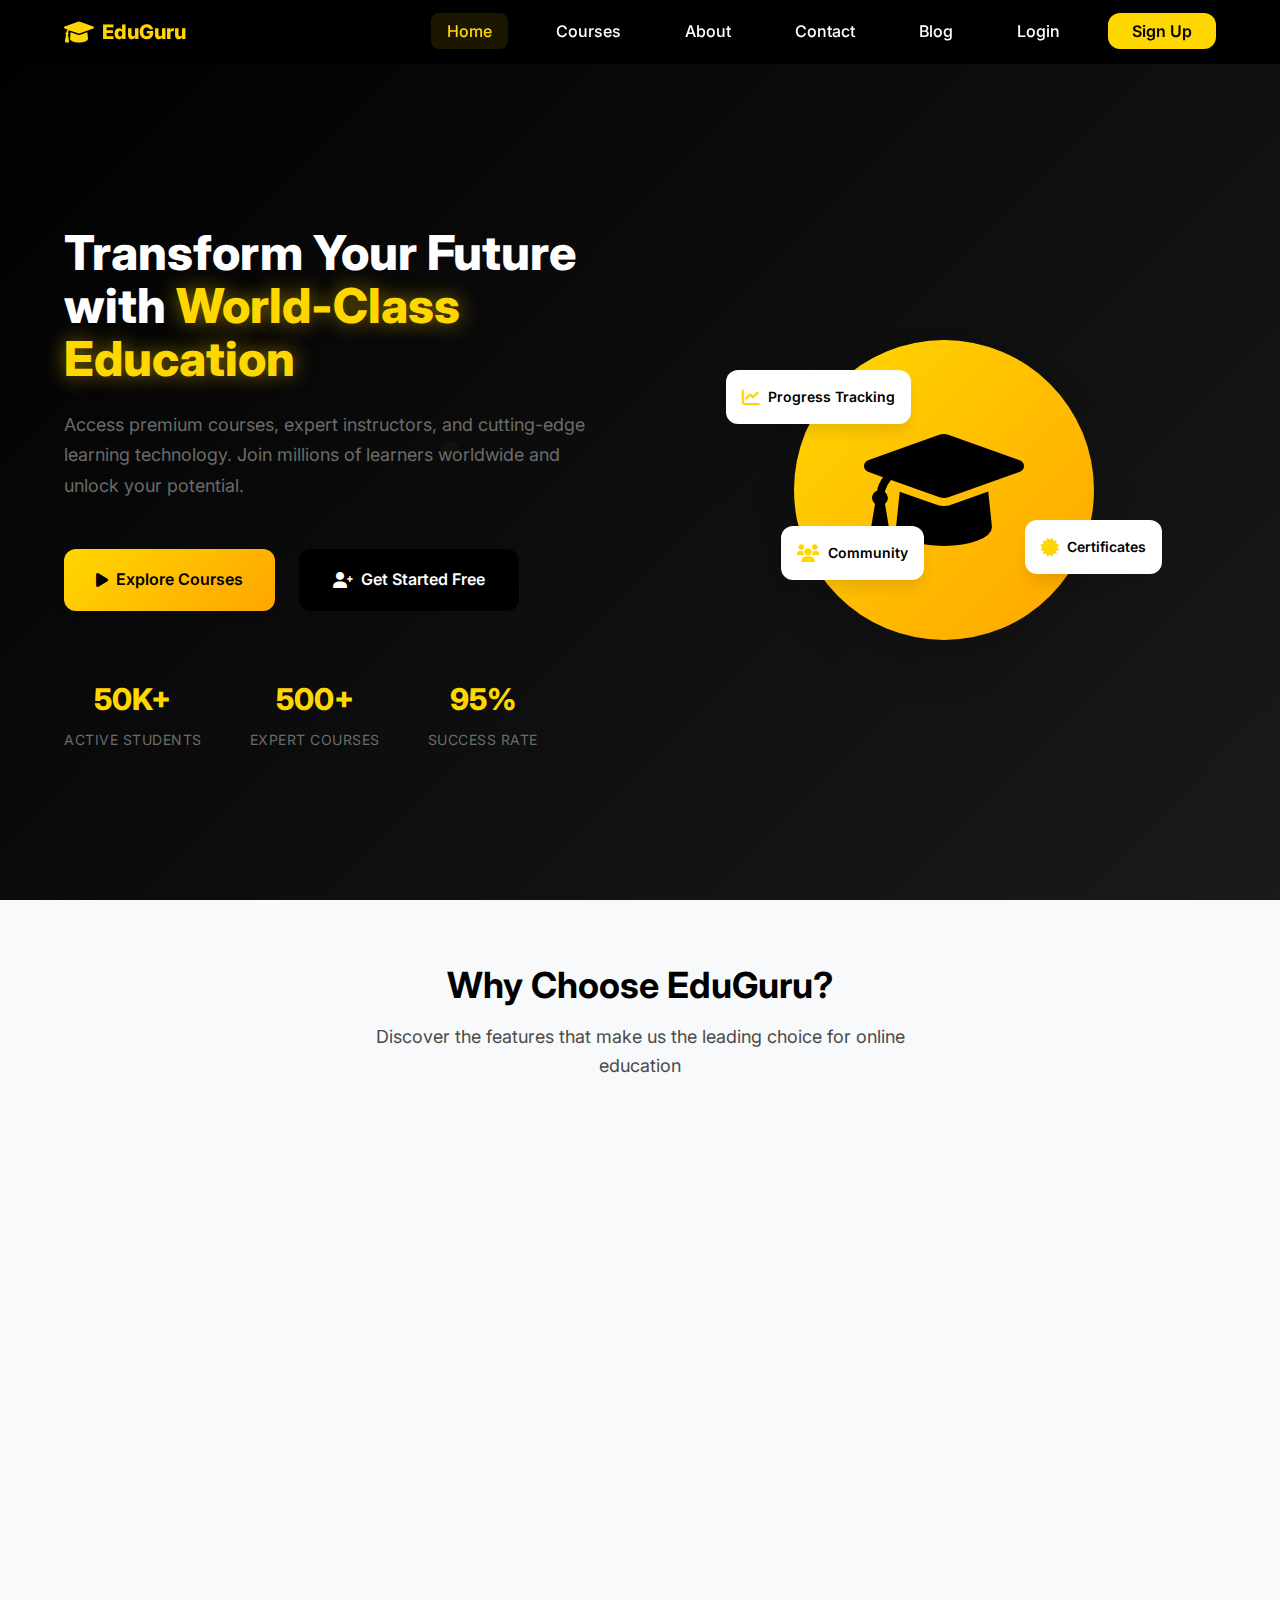
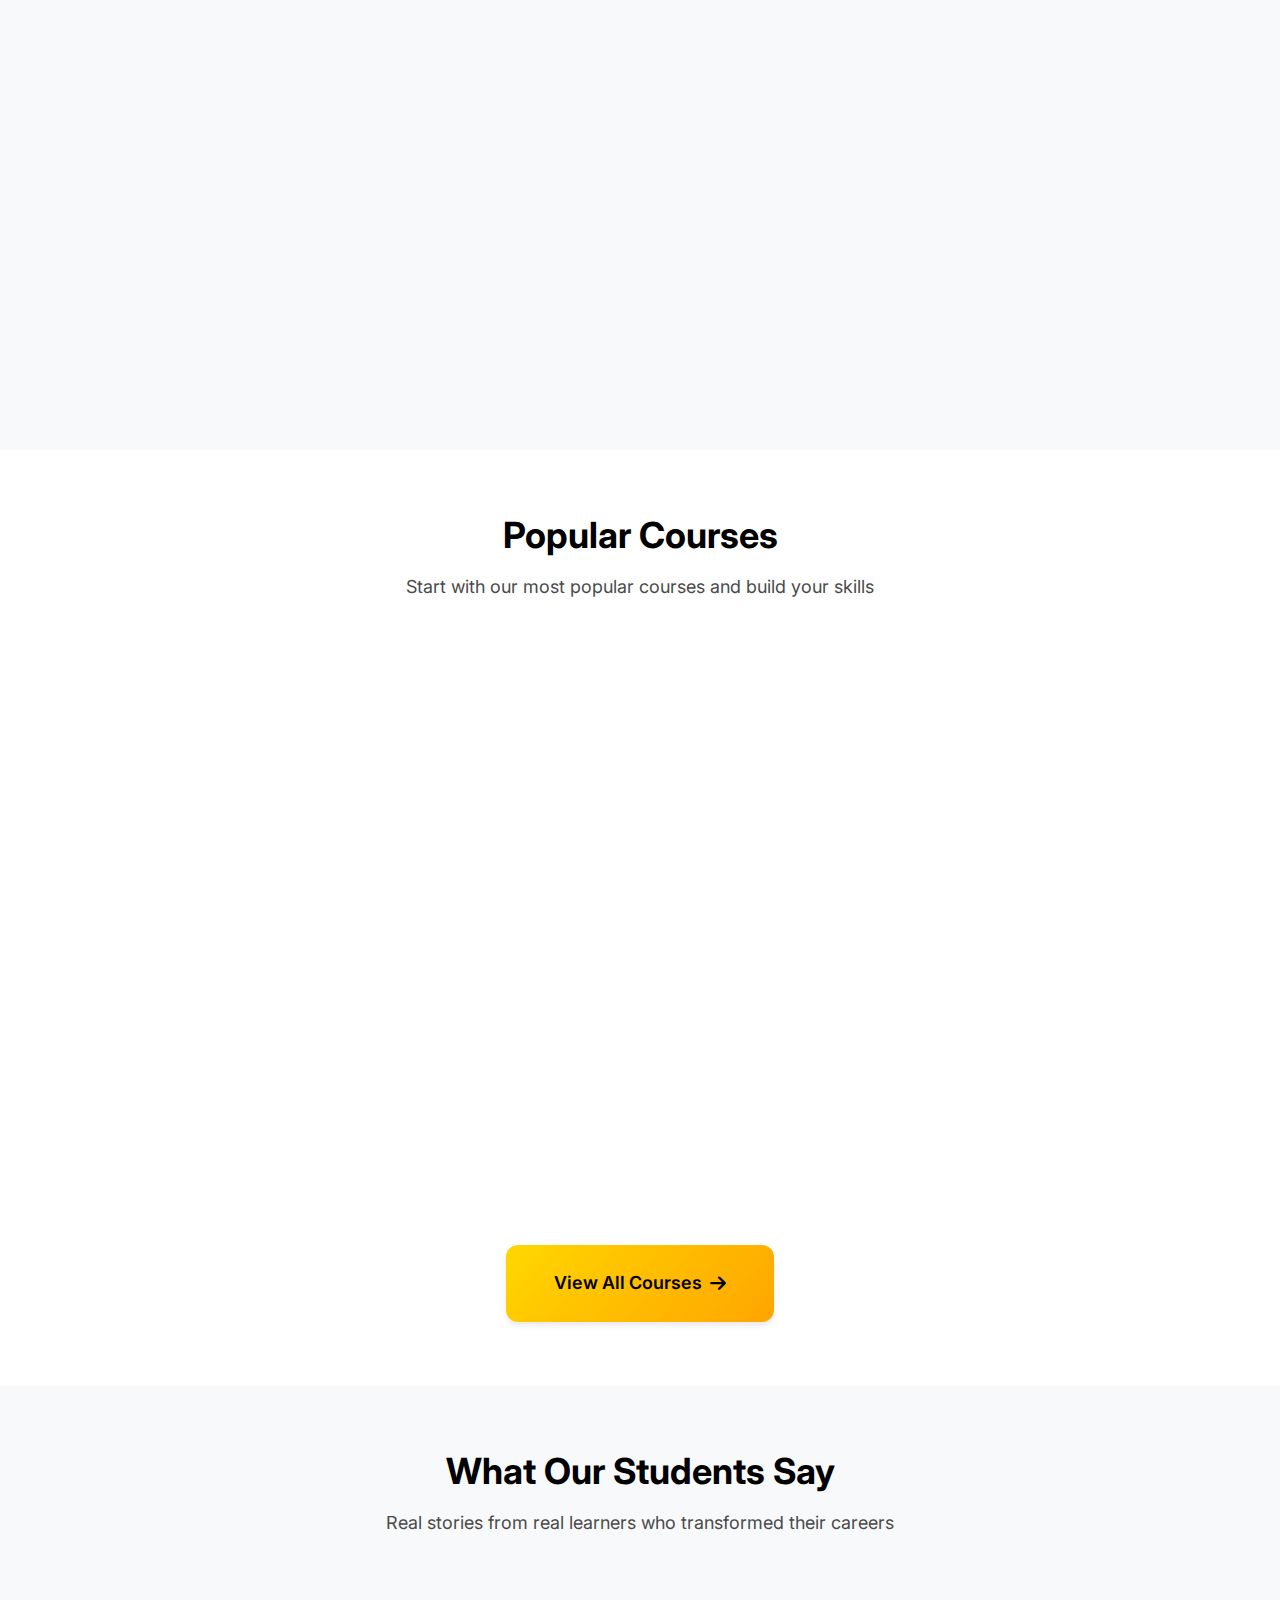
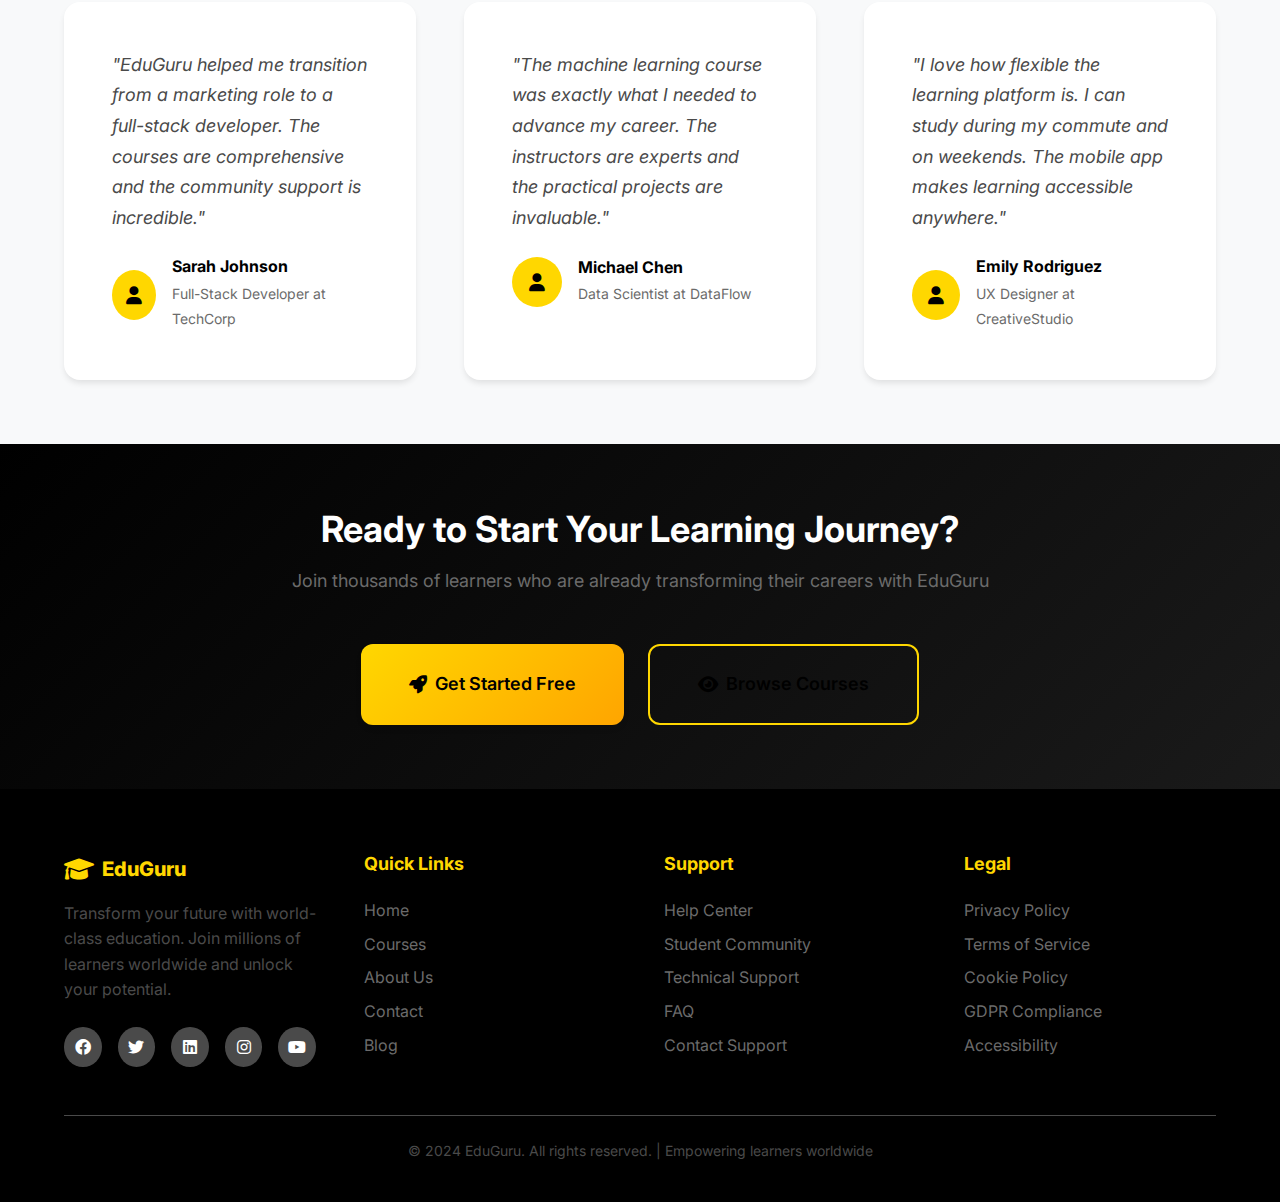
<file: edugh/index.html>
<!DOCTYPE html>
<html lang="en">
<head>
    <meta charset="UTF-8">
    <meta name="viewport" content="width=device-width, initial-scale=1.0">
    <title>EduGuru - Transform Your Learning Journey</title>
    <link rel="stylesheet" href="styles.css">
    <link href="https://cdnjs.cloudflare.com/ajax/libs/font-awesome/6.0.0/css/all.min.css" rel="stylesheet">
    <link href="https://fonts.googleapis.com/css2?family=Inter:wght@300;400;500;600;700;800&display=swap" rel="stylesheet">
</head>
<body>
    <!-- Navigation -->
    <nav class="navbar">
        <div class="nav-container">
            <div class="nav-logo">
                <a href="index.html">
                    <i class="fas fa-graduation-cap"></i>
                    <span>EduGuru</span>
                </a>
            </div>
            <ul class="nav-menu">
                <li class="nav-item">
                    <a href="index.html" class="nav-link active">Home</a>
                </li>
                <li class="nav-item">
                    <a href="courses.html" class="nav-link">Courses</a>
                </li>
                <li class="nav-item">
                    <a href="about.html" class="nav-link">About</a>
                </li>
                <li class="nav-item">
                    <a href="contact.html" class="nav-link">Contact</a>
                </li>
                <li class="nav-item">
                    <a href="blog.html" class="nav-link">Blog</a>
                </li>
                <li class="nav-item">
                    <a href="login.html" class="nav-link">Login</a>
                </li>
                <li class="nav-item">
                    <a href="signup.html" class="nav-link signup-btn">Sign Up</a>
                </li>
            </ul>
            <div class="nav-toggle">
                <span class="bar"></span>
                <span class="bar"></span>
                <span class="bar"></span>
            </div>
        </div>
    </nav>

    <!-- Hero Section -->
    <section class="hero">
        <div class="hero-container">
            <div class="hero-content">
                <h1 class="hero-title">
                    Transform Your Future with
                    <span class="highlight">World-Class Education</span>
                </h1>
                <p class="hero-description">
                    Access premium courses, expert instructors, and cutting-edge learning technology. 
                    Join millions of learners worldwide and unlock your potential.
                </p>
                <div class="hero-buttons">
                    <a href="courses.html" class="btn btn-primary">
                        <i class="fas fa-play"></i>
                        Explore Courses
                    </a>
                    <a href="signup.html" class="btn btn-secondary">
                        <i class="fas fa-user-plus"></i>
                        Get Started Free
                    </a>
                </div>
                <div class="hero-stats">
                    <div class="stat-item">
                        <span class="stat-number">50K+</span>
                        <span class="stat-label">Active Students</span>
                    </div>
                    <div class="stat-item">
                        <span class="stat-number">500+</span>
                        <span class="stat-label">Expert Courses</span>
                    </div>
                    <div class="stat-item">
                        <span class="stat-number">95%</span>
                        <span class="stat-label">Success Rate</span>
                    </div>
                </div>
            </div>
            <div class="hero-visual">
                <div class="hero-image">
                    <i class="fas fa-graduation-cap"></i>
                </div>
                <div class="floating-card card-1">
                    <i class="fas fa-chart-line"></i>
                    <span>Progress Tracking</span>
                </div>
                <div class="floating-card card-2">
                    <i class="fas fa-certificate"></i>
                    <span>Certificates</span>
                </div>
                <div class="floating-card card-3">
                    <i class="fas fa-users"></i>
                    <span>Community</span>
                </div>
            </div>
        </div>
    </section>

    <!-- Features Section -->
    <section class="features" id="features">
        <div class="container">
            <div class="section-header">
                <h2>Why Choose EduGuru?</h2>
                <p>Discover the features that make us the leading choice for online education</p>
            </div>
            <div class="features-grid">
                <div class="feature-card">
                    <div class="feature-icon">
                        <i class="fas fa-laptop-code"></i>
                    </div>
                    <h3>Interactive Learning</h3>
                    <p>Engage with hands-on projects, real-world scenarios, and interactive exercises that make learning fun and effective.</p>
                </div>
                <div class="feature-card">
                    <div class="feature-icon">
                        <i class="fas fa-clock"></i>
                    </div>
                    <h3>Learn at Your Pace</h3>
                    <p>Access courses 24/7 and learn at your own speed. Pause, rewind, and review content whenever you need.</p>
                </div>
                <div class="feature-card">
                    <div class="feature-icon">
                        <i class="fas fa-certificate"></i>
                    </div>
                    <h3>Certified Courses</h3>
                    <p>Earn industry-recognized certificates upon completion. Boost your resume and career prospects.</p>
                </div>
                <div class="feature-card">
                    <div class="feature-icon">
                        <i class="fas fa-users"></i>
                    </div>
                    <h3>Expert Instructors</h3>
                    <p>Learn from industry professionals and experienced educators who are passionate about sharing knowledge.</p>
                </div>
                <div class="feature-card">
                    <div class="feature-icon">
                        <i class="fas fa-mobile-alt"></i>
                    </div>
                    <h3>Mobile Learning</h3>
                    <p>Access your courses on any device. Learn on the go with our mobile-optimized platform.</p>
                </div>
                <div class="feature-card">
                    <div class="feature-icon">
                        <i class="fas fa-headset"></i>
                    </div>
                    <h3>24/7 Support</h3>
                    <p>Get help whenever you need it with our round-the-clock customer support and community forums.</p>
                </div>
            </div>
        </div>
    </section>

    <!-- Popular Courses Section -->
    <section class="courses-preview" id="courses">
        <div class="container">
            <div class="section-header">
                <h2>Popular Courses</h2>
                <p>Start with our most popular courses and build your skills</p>
            </div>
            <div class="courses-grid">
                <div class="course-card">
                    <div class="course-image">
                        <div class="course-overlay">
                            <span class="course-level">Beginner</span>
                            <span class="course-rating">
                                <i class="fas fa-star"></i>
                                4.8
                            </span>
                        </div>
                        <i class="fas fa-code"></i>
                    </div>
                    <div class="course-content">
                        <h3>Web Development Fundamentals</h3>
                        <p>Master HTML, CSS, and JavaScript to build modern websites from scratch.</p>
                        <div class="course-meta">
                            <span><i class="fas fa-clock"></i> 12 weeks</span>
                            <span><i class="fas fa-users"></i> 2.5K students</span>
                        </div>
                        <div class="course-footer">
                            <span class="course-price">$99</span>
                            <a href="courses.html" class="btn btn-outline">Learn More</a>
                        </div>
                    </div>
                </div>
                <div class="course-card">
                    <div class="course-image">
                        <div class="course-overlay">
                            <span class="course-level">Intermediate</span>
                            <span class="course-rating">
                                <i class="fas fa-star"></i>
                                4.9
                            </span>
                        </div>
                        <i class="fas fa-robot"></i>
                    </div>
                    <div class="course-content">
                        <h3>Machine Learning Basics</h3>
                        <p>Introduction to AI and machine learning concepts with Python implementation.</p>
                        <div class="course-meta">
                            <span><i class="fas fa-clock"></i> 16 weeks</span>
                            <span><i class="fas fa-users"></i> 1.8K students</span>
                        </div>
                        <div class="course-footer">
                            <span class="course-price">$149</span>
                            <a href="courses.html" class="btn btn-outline">Learn More</a>
                        </div>
                    </div>
                </div>
                <div class="course-card">
                    <div class="course-image">
                        <div class="course-overlay">
                            <span class="course-level">Advanced</span>
                            <span class="course-rating">
                                <i class="fas fa-star"></i>
                                4.7
                            </span>
                        </div>
                        <i class="fas fa-palette"></i>
                    </div>
                    <div class="course-content">
                        <h3>UI/UX Design Mastery</h3>
                        <p>Create stunning user interfaces and exceptional user experiences with modern design tools.</p>
                        <div class="course-meta">
                            <span><i class="fas fa-clock"></i> 14 weeks</span>
                            <span><i class="fas fa-users"></i> 1.2K students</span>
                        </div>
                        <div class="course-footer">
                            <span class="course-price">$129</span>
                            <a href="courses.html" class="btn btn-outline">Learn More</a>
                        </div>
                    </div>
                </div>
            </div>
            <div class="courses-cta">
                <a href="courses.html" class="btn btn-primary btn-large">
                    View All Courses
                    <i class="fas fa-arrow-right"></i>
                </a>
            </div>
        </div>
    </section>

    <!-- Testimonials Section -->
    <section class="testimonials">
        <div class="container">
            <div class="section-header">
                <h2>What Our Students Say</h2>
                <p>Real stories from real learners who transformed their careers</p>
            </div>
            <div class="testimonials-grid">
                <div class="testimonial-card">
                    <div class="testimonial-content">
                        <p>"EduGuru helped me transition from a marketing role to a full-stack developer. The courses are comprehensive and the community support is incredible."</p>
                    </div>
                    <div class="testimonial-author">
                        <div class="author-avatar">
                            <i class="fas fa-user"></i>
                        </div>
                        <div class="author-info">
                            <h4>Sarah Johnson</h4>
                            <span>Full-Stack Developer at TechCorp</span>
                        </div>
                    </div>
                </div>
                <div class="testimonial-card">
                    <div class="testimonial-content">
                        <p>"The machine learning course was exactly what I needed to advance my career. The instructors are experts and the practical projects are invaluable."</p>
                    </div>
                    <div class="testimonial-author">
                        <div class="author-avatar">
                            <i class="fas fa-user"></i>
                        </div>
                        <div class="author-info">
                            <h4>Michael Chen</h4>
                            <span>Data Scientist at DataFlow</span>
                        </div>
                    </div>
                </div>
                <div class="testimonial-card">
                    <div class="testimonial-content">
                        <p>"I love how flexible the learning platform is. I can study during my commute and on weekends. The mobile app makes learning accessible anywhere."</p>
                    </div>
                    <div class="testimonial-author">
                        <div class="author-avatar">
                            <i class="fas fa-user"></i>
                        </div>
                        <div class="author-info">
                            <h4>Emily Rodriguez</h4>
                            <span>UX Designer at CreativeStudio</span>
                        </div>
                    </div>
                </div>
            </div>
        </div>
    </section>

    <!-- CTA Section -->
    <section class="cta-section">
        <div class="container">
            <div class="cta-content">
                <h2>Ready to Start Your Learning Journey?</h2>
                <p>Join thousands of learners who are already transforming their careers with EduGuru</p>
                <div class="cta-buttons">
                    <a href="signup.html" class="btn btn-primary btn-large">
                        <i class="fas fa-rocket"></i>
                        Get Started Free
                    </a>
                    <a href="courses.html" class="btn btn-outline btn-large">
                        <i class="fas fa-eye"></i>
                        Browse Courses
                    </a>
                </div>
            </div>
        </div>
    </section>

    <!-- Footer -->
    <footer class="footer">
        <div class="container">
            <div class="footer-content">
                <div class="footer-section">
                    <div class="footer-logo">
                        <i class="fas fa-graduation-cap"></i>
                        <span>EduGuru</span>
                    </div>
                    <p>Transform your future with world-class education. Join millions of learners worldwide and unlock your potential.</p>
                    <div class="social-links">
                        <a href="#"><i class="fab fa-facebook"></i></a>
                        <a href="#"><i class="fab fa-twitter"></i></a>
                        <a href="#"><i class="fab fa-linkedin"></i></a>
                        <a href="#"><i class="fab fa-instagram"></i></a>
                        <a href="#"><i class="fab fa-youtube"></i></a>
                    </div>
                </div>
                <div class="footer-section">
                    <h3>Quick Links</h3>
                    <ul>
                        <li><a href="index.html">Home</a></li>
                        <li><a href="courses.html">Courses</a></li>
                        <li><a href="about.html">About Us</a></li>
                        <li><a href="contact.html">Contact</a></li>
                        <li><a href="blog.html">Blog</a></li>
                    </ul>
                </div>
                <div class="footer-section">
                    <h3>Support</h3>
                    <ul>
                        <li><a href="#">Help Center</a></li>
                        <li><a href="#">Student Community</a></li>
                        <li><a href="#">Technical Support</a></li>
                        <li><a href="#">FAQ</a></li>
                        <li><a href="#">Contact Support</a></li>
                    </ul>
                </div>
                <div class="footer-section">
                    <h3>Legal</h3>
                    <ul>
                        <li><a href="#">Privacy Policy</a></li>
                        <li><a href="#">Terms of Service</a></li>
                        <li><a href="#">Cookie Policy</a></li>
                        <li><a href="#">GDPR Compliance</a></li>
                        <li><a href="#">Accessibility</a></li>
                    </ul>
                </div>
            </div>
            <div class="footer-bottom">
                <p>&copy; 2024 EduGuru. All rights reserved. | Empowering learners worldwide</p>
            </div>
        </div>
    </footer>

    <script src="script.js"></script>
</body>
</html>
</file>
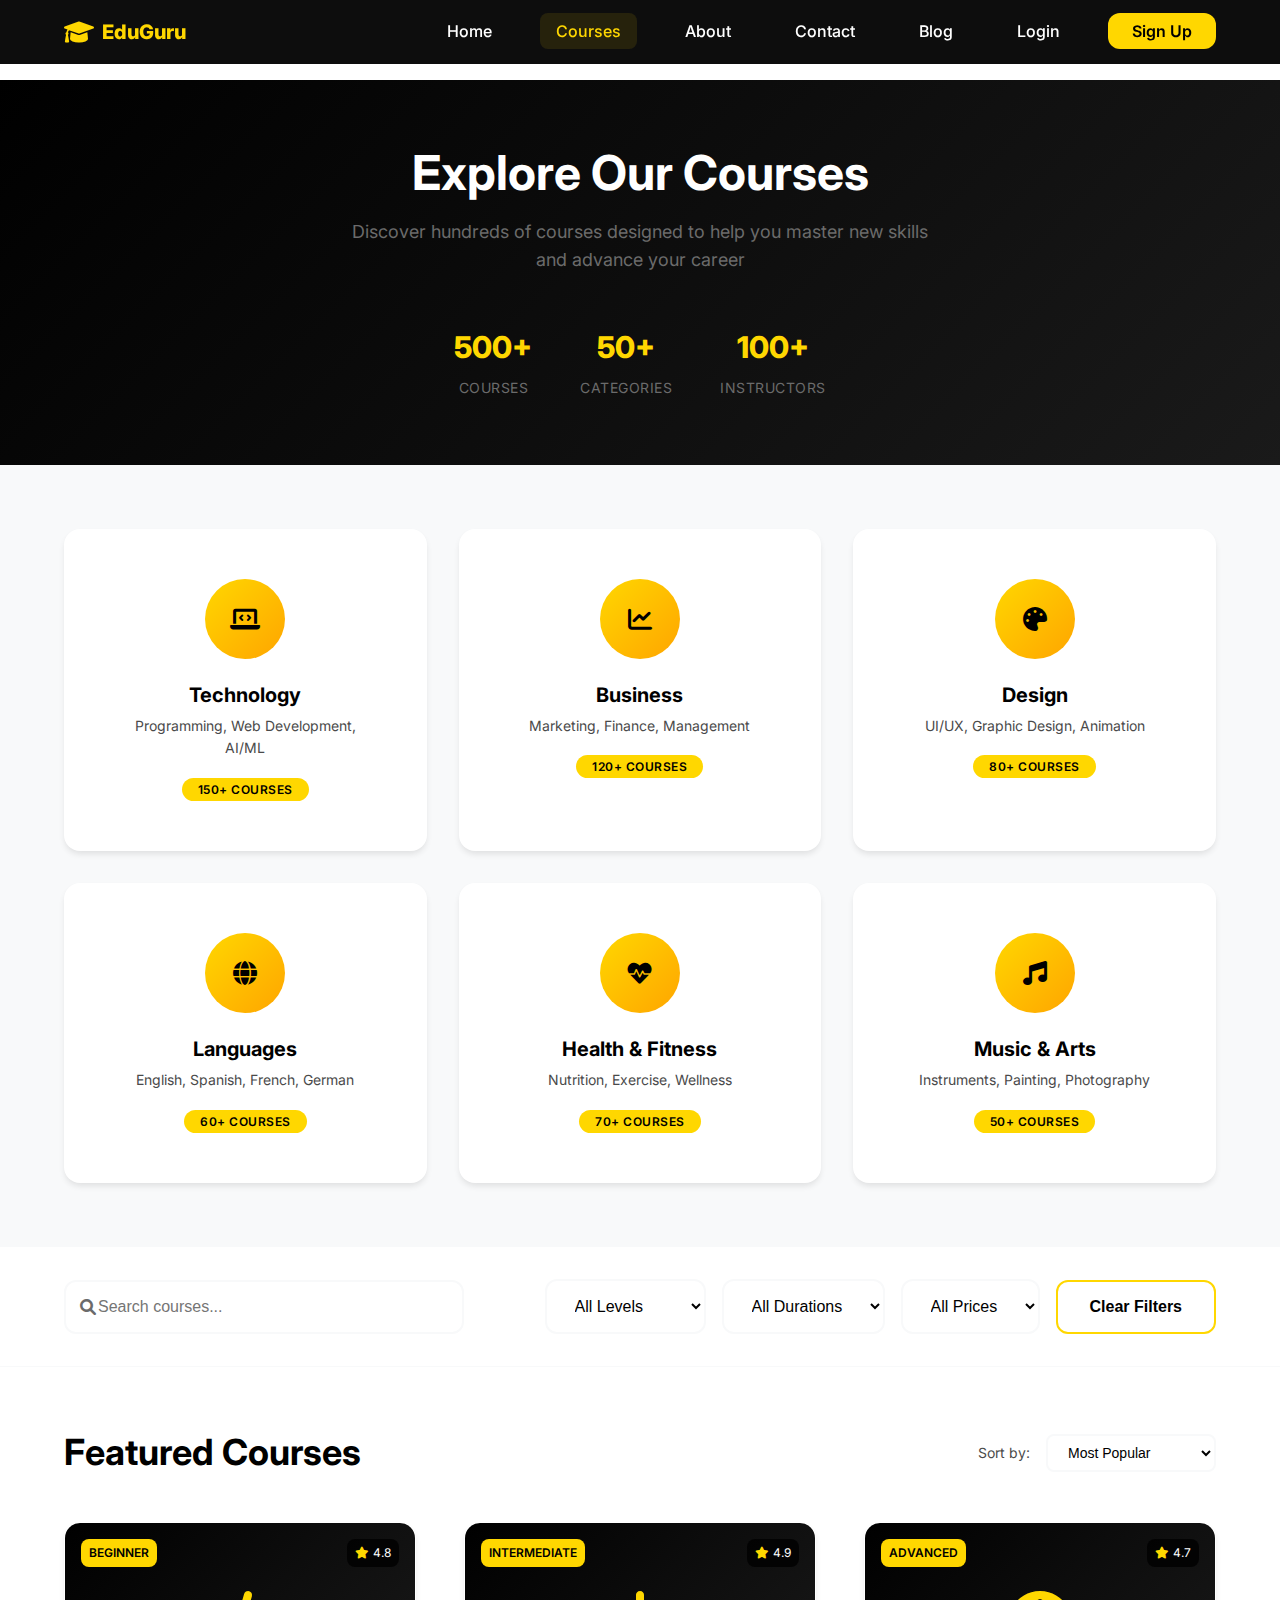
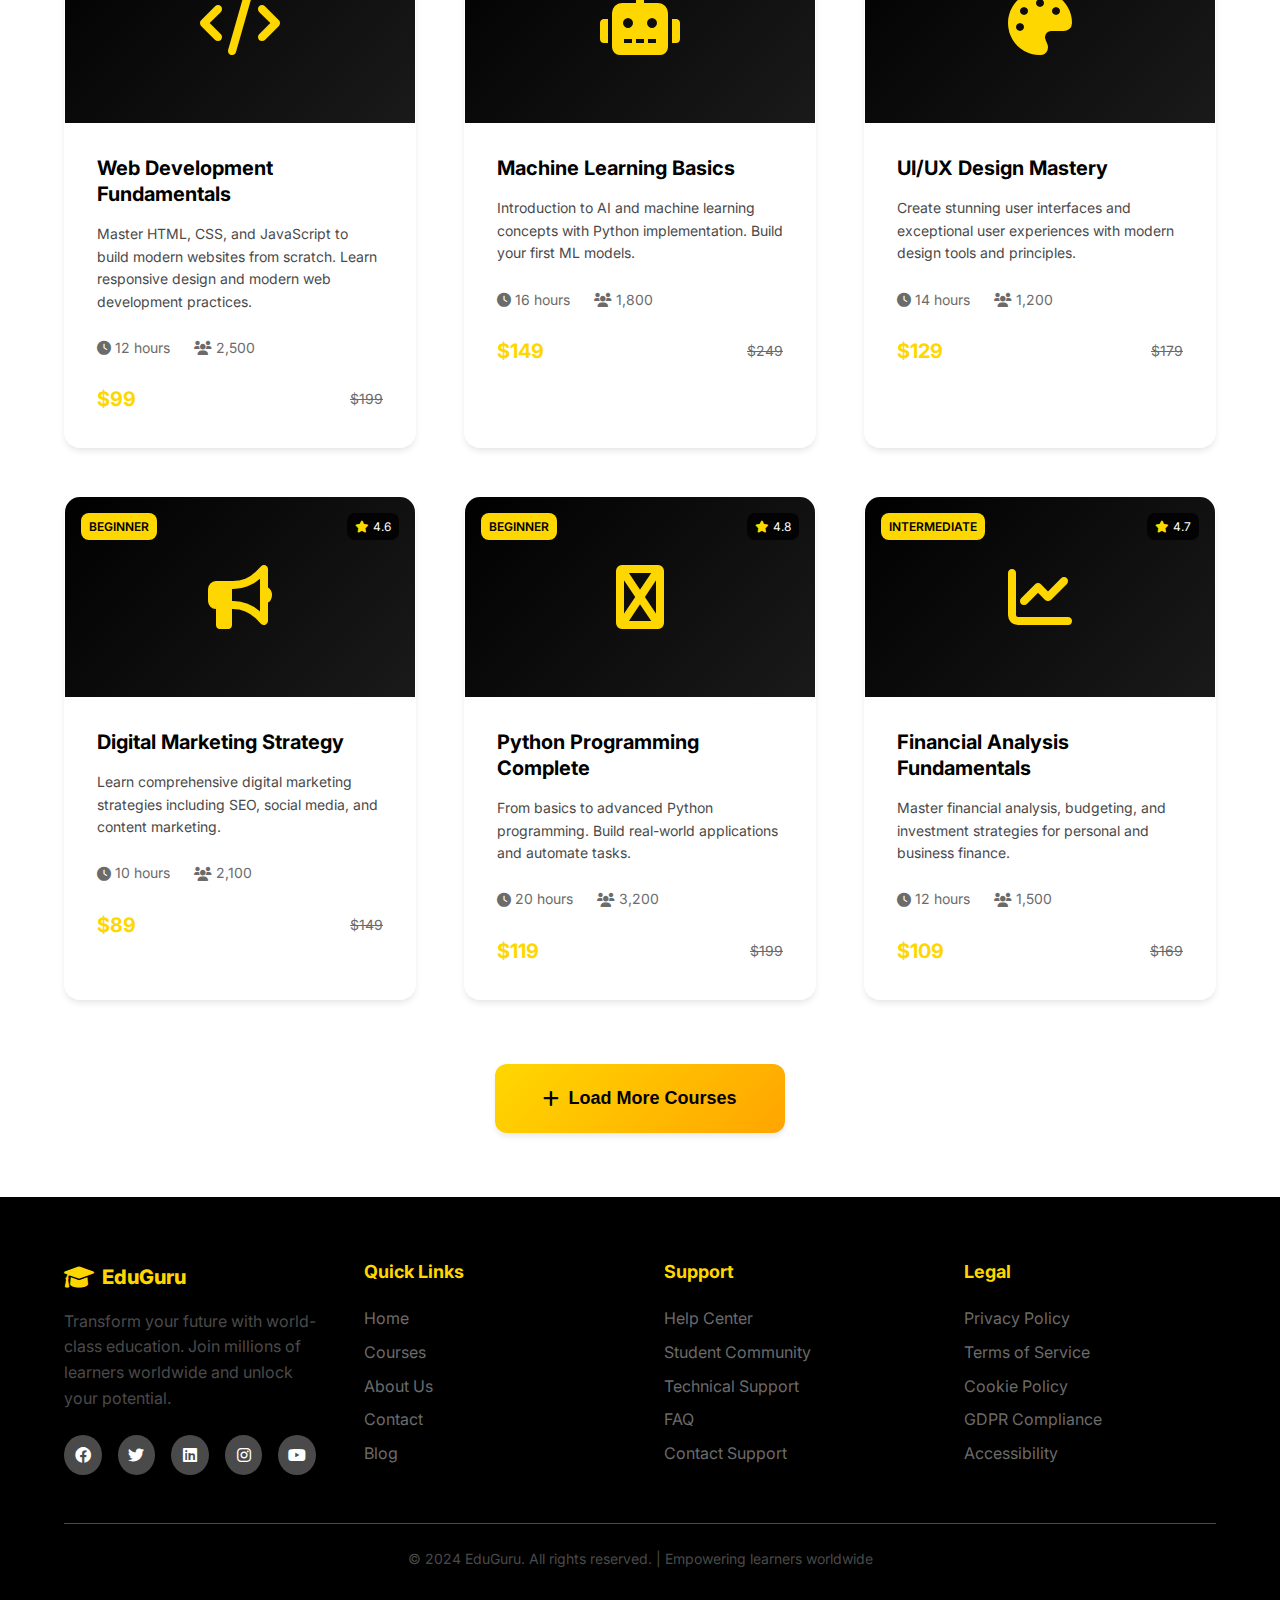
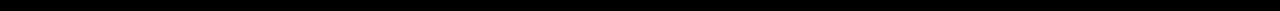
<file: edugh/courses.html>
<!DOCTYPE html>
<html lang="en">
<head>
    <meta charset="UTF-8">
    <meta name="viewport" content="width=device-width, initial-scale=1.0">
    <title>Courses - EduGuru</title>
    <link rel="stylesheet" href="styles.css">
    <link rel="stylesheet" href="courses.css">
    <link href="https://cdnjs.cloudflare.com/ajax/libs/font-awesome/6.0.0/css/all.min.css" rel="stylesheet">
    <link href="https://fonts.googleapis.com/css2?family=Inter:wght@300;400;500;600;700;800&display=swap" rel="stylesheet">
</head>
<body>
    <!-- Navigation -->
    <nav class="navbar">
        <div class="nav-container">
            <div class="nav-logo">
                <a href="index.html">
                    <i class="fas fa-graduation-cap"></i>
                    <span>EduGuru</span>
                </a>
            </div>
            <ul class="nav-menu">
                <li class="nav-item">
                    <a href="index.html" class="nav-link">Home</a>
                </li>
                <li class="nav-item">
                    <a href="courses.html" class="nav-link active">Courses</a>
                </li>
                <li class="nav-item">
                    <a href="about.html" class="nav-link">About</a>
                </li>
                <li class="nav-item">
                    <a href="contact.html" class="nav-link">Contact</a>
                </li>
                <li class="nav-item">
                    <a href="blog.html" class="nav-link">Blog</a>
                </li>
                <li class="nav-item">
                    <a href="login.html" class="nav-link">Login</a>
                </li>
                <li class="nav-item">
                    <a href="signup.html" class="nav-link signup-btn">Sign Up</a>
                </li>
            </ul>
            <div class="nav-toggle">
                <span class="bar"></span>
                <span class="bar"></span>
                <span class="bar"></span>
            </div>
        </div>
    </nav>

    <!-- Page Header -->
    <section class="page-header">
        <div class="container">
            <h1>Explore Our Courses</h1>
            <p>Discover hundreds of courses designed to help you master new skills and advance your career</p>
            <div class="header-stats">
                <div class="stat-item">
                    <span class="stat-number">500+</span>
                    <span class="stat-label">Courses</span>
                </div>
                <div class="stat-item">
                    <span class="stat-number">50+</span>
                    <span class="stat-label">Categories</span>
                </div>
                <div class="stat-item">
                    <span class="stat-number">100+</span>
                    <span class="stat-label">Instructors</span>
                </div>
            </div>
        </div>
    </section>

    <!-- Course Categories -->
    <section class="course-categories">
        <div class="container">
            <div class="categories-grid">
                <div class="category-card" data-category="technology">
                    <div class="category-icon">
                        <i class="fas fa-laptop-code"></i>
                    </div>
                    <h3>Technology</h3>
                    <p>Programming, Web Development, AI/ML</p>
                    <span class="course-count">150+ Courses</span>
                </div>
                <div class="category-card" data-category="business">
                    <div class="category-icon">
                        <i class="fas fa-chart-line"></i>
                    </div>
                    <h3>Business</h3>
                    <p>Marketing, Finance, Management</p>
                    <span class="course-count">120+ Courses</span>
                </div>
                <div class="category-card" data-category="design">
                    <div class="category-icon">
                        <i class="fas fa-palette"></i>
                    </div>
                    <h3>Design</h3>
                    <p>UI/UX, Graphic Design, Animation</p>
                    <span class="course-count">80+ Courses</span>
                </div>
                <div class="category-card" data-category="languages">
                    <div class="category-icon">
                        <i class="fas fa-globe"></i>
                    </div>
                    <h3>Languages</h3>
                    <p>English, Spanish, French, German</p>
                    <span class="course-count">60+ Courses</span>
                </div>
                <div class="category-card" data-category="health">
                    <div class="category-icon">
                        <i class="fas fa-heartbeat"></i>
                    </div>
                    <h3>Health & Fitness</h3>
                    <p>Nutrition, Exercise, Wellness</p>
                    <span class="course-count">70+ Courses</span>
                </div>
                <div class="category-card" data-category="music">
                    <div class="category-icon">
                        <i class="fas fa-music"></i>
                    </div>
                    <h3>Music & Arts</h3>
                    <p>Instruments, Painting, Photography</p>
                    <span class="course-count">50+ Courses</span>
                </div>
            </div>
        </div>
    </section>

    <!-- Course Filters -->
    <section class="course-filters">
        <div class="container">
            <div class="filters-container">
                <div class="search-box">
                    <input type="text" id="courseSearch" placeholder="Search courses...">
                    <i class="fas fa-search"></i>
                </div>
                <div class="filter-options">
                    <select id="levelFilter">
                        <option value="">All Levels</option>
                        <option value="beginner">Beginner</option>
                        <option value="intermediate">Intermediate</option>
                        <option value="advanced">Advanced</option>
                    </select>
                    <select id="durationFilter">
                        <option value="">All Durations</option>
                        <option value="0-5">0-5 hours</option>
                        <option value="5-10">5-10 hours</option>
                        <option value="10-20">10-20 hours</option>
                        <option value="20+">20+ hours</option>
                    </select>
                    <select id="priceFilter">
                        <option value="">All Prices</option>
                        <option value="free">Free</option>
                        <option value="paid">Paid</option>
                    </select>
                    <button class="btn btn-outline" id="clearFilters">Clear Filters</button>
                </div>
            </div>
        </div>
    </section>

    <!-- Course Listings -->
    <section class="course-listings">
        <div class="container">
            <div class="listings-header">
                <h2>Featured Courses</h2>
                <div class="sort-options">
                    <span>Sort by:</span>
                    <select id="sortCourses">
                        <option value="popular">Most Popular</option>
                        <option value="newest">Newest</option>
                        <option value="rating">Highest Rated</option>
                        <option value="price-low">Price: Low to High</option>
                        <option value="price-high">Price: High to Low</option>
                    </select>
                </div>
            </div>
            
            <div class="courses-grid" id="coursesGrid">
                <!-- Course cards will be dynamically generated -->
            </div>
            
            <div class="load-more">
                <button class="btn btn-primary btn-large" id="loadMoreBtn">
                    <i class="fas fa-plus"></i>
                    Load More Courses
                </button>
            </div>
        </div>
    </section>

    <!-- Course Preview Modal -->
    <div id="courseModal" class="modal">
        <div class="modal-content">
            <div class="modal-header">
                <h2 id="modalCourseTitle">Course Title</h2>
                <button class="close-btn" onclick="closeCourseModal()">&times;</button>
            </div>
            <div class="modal-body">
                <div class="course-preview-content">
                    <div class="course-video">
                        <div class="video-placeholder">
                            <i class="fas fa-play"></i>
                            <span>Course Preview</span>
                        </div>
                    </div>
                    <div class="course-details">
                        <div class="course-meta">
                            <span class="course-level">Beginner</span>
                            <span class="course-duration"><i class="fas fa-clock"></i> 12 hours</span>
                            <span class="course-students"><i class="fas fa-users"></i> 2.5K students</span>
                        </div>
                        <div class="course-description">
                            <p id="modalCourseDescription">Course description will appear here...</p>
                        </div>
                        <div class="course-curriculum">
                            <h4>What you'll learn:</h4>
                            <ul id="modalCourseCurriculum">
                                <li>Skill 1</li>
                                <li>Skill 2</li>
                                <li>Skill 3</li>
                            </ul>
                        </div>
                        <div class="course-instructor">
                            <h4>Instructor</h4>
                            <div class="instructor-info">
                                <div class="instructor-avatar">
                                    <i class="fas fa-user"></i>
                                </div>
                                <div class="instructor-details">
                                    <h5 id="modalInstructorName">Instructor Name</h5>
                                    <span id="modalInstructorTitle">Instructor Title</span>
                                </div>
                            </div>
                        </div>
                    </div>
                </div>
            </div>
            <div class="modal-footer">
                <div class="course-pricing">
                    <span class="course-price" id="modalCoursePrice">$99</span>
                    <span class="original-price" id="modalOriginalPrice">$199</span>
                </div>
                <div class="modal-actions">
                    <button class="btn btn-secondary" onclick="closeCourseModal()">Close</button>
                    <button class="btn btn-primary" onclick="enrollCourse()">
                        <i class="fas fa-graduation-cap"></i>
                        Enroll Now
                    </button>
                </div>
            </div>
        </div>
    </div>

    <!-- Footer -->
    <footer class="footer">
        <div class="container">
            <div class="footer-content">
                <div class="footer-section">
                    <div class="footer-logo">
                        <i class="fas fa-graduation-cap"></i>
                        <span>EduGuru</span>
                    </div>
                    <p>Transform your future with world-class education. Join millions of learners worldwide and unlock your potential.</p>
                    <div class="social-links">
                        <a href="#"><i class="fab fa-facebook"></i></a>
                        <a href="#"><i class="fab fa-twitter"></i></a>
                        <a href="#"><i class="fab fa-linkedin"></i></a>
                        <a href="#"><i class="fab fa-instagram"></i></a>
                        <a href="#"><i class="fab fa-youtube"></i></a>
                    </div>
                </div>
                <div class="footer-section">
                    <h3>Quick Links</h3>
                    <ul>
                        <li><a href="index.html">Home</a></li>
                        <li><a href="courses.html">Courses</a></li>
                        <li><a href="about.html">About Us</a></li>
                        <li><a href="contact.html">Contact</a></li>
                        <li><a href="blog.html">Blog</a></li>
                    </ul>
                </div>
                <div class="footer-section">
                    <h3>Support</h3>
                    <ul>
                        <li><a href="#">Help Center</a></li>
                        <li><a href="#">Student Community</a></li>
                        <li><a href="#">Technical Support</a></li>
                        <li><a href="#">FAQ</a></li>
                        <li><a href="#">Contact Support</a></li>
                    </ul>
                </div>
                <div class="footer-section">
                    <h3>Legal</h3>
                    <ul>
                        <li><a href="#">Privacy Policy</a></li>
                        <li><a href="#">Terms of Service</a></li>
                        <li><a href="#">Cookie Policy</a></li>
                        <li><a href="#">GDPR Compliance</a></li>
                        <li><a href="#">Accessibility</a></li>
                    </ul>
                </div>
            </div>
            <div class="footer-bottom">
                <p>&copy; 2024 EduGuru. All rights reserved. | Empowering learners worldwide</p>
            </div>
        </div>
    </footer>

    <script src="courses.js"></script>
</body>
</html>
</file>
<file: edugh/courses.css>
/* Courses Page Specific Styles */

/* Page Header */
.page-header {
    background: linear-gradient(135deg, var(--primary-black) 0%, var(--secondary-black) 100%);
    color: var(--white);
    padding: var(--spacing-3xl) 0;
    text-align: center;
    margin-top: 80px;
}

.page-header h1 {
    color: var(--white);
    margin-bottom: var(--spacing-md);
    font-size: var(--font-size-5xl);
}

.page-header p {
    color: var(--light-gray);
    font-size: var(--font-size-lg);
    margin-bottom: var(--spacing-2xl);
    max-width: 600px;
    margin-left: auto;
    margin-right: auto;
}

.header-stats {
    display: flex;
    justify-content: center;
    gap: var(--spacing-2xl);
    flex-wrap: wrap;
}

.header-stats .stat-item {
    text-align: center;
}

.header-stats .stat-number {
    display: block;
    font-size: var(--font-size-3xl);
    font-weight: 800;
    color: var(--primary-yellow);
    margin-bottom: var(--spacing-xs);
}

.header-stats .stat-label {
    color: var(--light-gray);
    font-size: var(--font-size-sm);
    text-transform: uppercase;
    letter-spacing: 0.5px;
}

/* Course Categories */
.course-categories {
    padding: var(--spacing-3xl) 0;
    background: var(--off-white);
}

.categories-grid {
    display: grid;
    grid-template-columns: repeat(auto-fit, minmax(300px, 1fr));
    gap: var(--spacing-xl);
}

.category-card {
    background: var(--white);
    padding: var(--spacing-2xl);
    border-radius: var(--radius-xl);
    text-align: center;
    box-shadow: var(--shadow-md);
    transition: var(--transition-normal);
    cursor: pointer;
    border: 2px solid transparent;
}

.category-card:hover {
    transform: translateY(-10px);
    box-shadow: var(--shadow-xl);
    border-color: var(--primary-yellow);
}

.category-icon {
    width: 80px;
    height: 80px;
    background: linear-gradient(135deg, var(--primary-yellow) 0%, var(--secondary-yellow) 100%);
    border-radius: 50%;
    display: flex;
    align-items: center;
    justify-content: center;
    margin: 0 auto var(--spacing-lg);
    font-size: var(--font-size-2xl);
    color: var(--primary-black);
}

.category-card h3 {
    color: var(--primary-black);
    margin-bottom: var(--spacing-sm);
    font-size: var(--font-size-xl);
}

.category-card p {
    color: var(--medium-gray);
    margin-bottom: var(--spacing-md);
    font-size: var(--font-size-sm);
}

.course-count {
    background: var(--primary-yellow);
    color: var(--primary-black);
    padding: var(--spacing-xs) var(--spacing-md);
    border-radius: var(--radius-lg);
    font-size: var(--font-size-xs);
    font-weight: 600;
    text-transform: uppercase;
    letter-spacing: 0.5px;
}

/* Course Filters */
.course-filters {
    padding: var(--spacing-xl) 0;
    background: var(--white);
    border-bottom: 1px solid var(--off-white);
}

.filters-container {
    display: flex;
    justify-content: space-between;
    align-items: center;
    gap: var(--spacing-lg);
    flex-wrap: wrap;
}

.search-box {
    position: relative;
    flex: 1;
    max-width: 400px;
}

.search-box input {
    width: 100%;
    padding: var(--spacing-md) var(--spacing-lg) var(--spacing-md) var(--spacing-xl);
    border: 2px solid var(--off-white);
    border-radius: var(--radius-lg);
    font-size: var(--font-size-base);
    transition: var(--transition-normal);
}

.search-box input:focus {
    outline: none;
    border-color: var(--primary-yellow);
    box-shadow: 0 0 0 3px rgba(255, 215, 0, 0.1);
}

.search-box i {
    position: absolute;
    left: var(--spacing-md);
    top: 50%;
    transform: translateY(-50%);
    color: var(--light-gray);
}

.filter-options {
    display: flex;
    gap: var(--spacing-md);
    align-items: center;
    flex-wrap: wrap;
}

.filter-options select {
    padding: var(--spacing-md) var(--spacing-lg);
    border: 2px solid var(--off-white);
    border-radius: var(--radius-lg);
    font-size: var(--font-size-base);
    background: var(--white);
    cursor: pointer;
    transition: var(--transition-normal);
}

.filter-options select:focus {
    outline: none;
    border-color: var(--primary-yellow);
}

/* Course Listings */
.course-listings {
    padding: var(--spacing-3xl) 0;
    background: var(--white);
}

.listings-header {
    display: flex;
    justify-content: space-between;
    align-items: center;
    margin-bottom: var(--spacing-2xl);
    flex-wrap: wrap;
    gap: var(--spacing-lg);
}

.listings-header h2 {
    color: var(--primary-black);
    margin-bottom: 0;
}

.sort-options {
    display: flex;
    align-items: center;
    gap: var(--spacing-md);
}

.sort-options span {
    color: var(--medium-gray);
    font-size: var(--font-size-sm);
}

.sort-options select {
    padding: var(--spacing-sm) var(--spacing-md);
    border: 2px solid var(--off-white);
    border-radius: var(--radius-md);
    font-size: var(--font-size-sm);
    background: var(--white);
    cursor: pointer;
}

.courses-grid {
    display: grid;
    grid-template-columns: repeat(auto-fill, minmax(350px, 1fr));
    gap: var(--spacing-2xl);
    margin-bottom: var(--spacing-3xl);
}

.course-card {
    background: var(--white);
    border-radius: var(--radius-xl);
    overflow: hidden;
    box-shadow: var(--shadow-md);
    transition: var(--transition-normal);
    border: 1px solid transparent;
    cursor: pointer;
}

.course-card:hover {
    transform: translateY(-10px);
    box-shadow: var(--shadow-xl);
    border-color: var(--primary-yellow);
}

.course-image {
    height: 200px;
    background: linear-gradient(135deg, var(--primary-black) 0%, var(--secondary-black) 100%);
    display: flex;
    align-items: center;
    justify-content: center;
    position: relative;
    font-size: 4rem;
    color: var(--primary-yellow);
}

.course-overlay {
    position: absolute;
    top: var(--spacing-md);
    left: var(--spacing-md);
    right: var(--spacing-md);
    display: flex;
    justify-content: space-between;
    align-items: center;
}

.course-level {
    background: var(--primary-yellow);
    color: var(--primary-black);
    padding: var(--spacing-xs) var(--spacing-sm);
    border-radius: var(--radius-md);
    font-size: var(--font-size-xs);
    font-weight: 600;
    text-transform: uppercase;
}

.course-rating {
    background: rgba(0, 0, 0, 0.8);
    color: var(--white);
    padding: var(--spacing-xs) var(--spacing-sm);
    border-radius: var(--radius-md);
    font-size: var(--font-size-xs);
    display: flex;
    align-items: center;
    gap: var(--spacing-xs);
}

.course-rating i {
    color: var(--primary-yellow);
}

.course-content {
    padding: var(--spacing-xl);
}

.course-content h3 {
    color: var(--primary-black);
    margin-bottom: var(--spacing-md);
    font-size: var(--font-size-xl);
    line-height: 1.3;
}

.course-content p {
    color: var(--medium-gray);
    margin-bottom: var(--spacing-lg);
    line-height: 1.6;
    font-size: var(--font-size-sm);
}

.course-meta {
    display: flex;
    gap: var(--spacing-lg);
    margin-bottom: var(--spacing-lg);
    font-size: var(--font-size-sm);
    color: var(--light-gray);
    flex-wrap: wrap;
}

.course-meta span {
    display: flex;
    align-items: center;
    gap: var(--spacing-xs);
}

.course-footer {
    display: flex;
    justify-content: space-between;
    align-items: center;
    flex-wrap: wrap;
    gap: var(--spacing-md);
}

.course-price {
    font-size: var(--font-size-xl);
    font-weight: 700;
    color: var(--primary-yellow);
}

.original-price {
    font-size: var(--font-size-sm);
    color: var(--light-gray);
    text-decoration: line-through;
}

.load-more {
    text-align: center;
}

/* Course Modal */
.modal {
    display: none;
    position: fixed;
    top: 0;
    left: 0;
    width: 100%;
    height: 100%;
    background: rgba(0, 0, 0, 0.8);
    z-index: 2000;
    backdrop-filter: blur(5px);
}

.modal.active {
    display: flex;
    align-items: center;
    justify-content: center;
}

.modal-content {
    background: var(--white);
    border-radius: var(--radius-xl);
    max-width: 900px;
    width: 90%;
    max-height: 90vh;
    overflow-y: auto;
    box-shadow: var(--shadow-2xl);
    position: relative;
}

.modal-header {
    padding: var(--spacing-xl);
    border-bottom: 1px solid var(--off-white);
    display: flex;
    justify-content: space-between;
    align-items: center;
}

.modal-header h2 {
    color: var(--primary-black);
    margin-bottom: 0;
    font-size: var(--font-size-2xl);
}

.close-btn {
    background: none;
    border: none;
    font-size: var(--font-size-2xl);
    color: var(--light-gray);
    cursor: pointer;
    padding: var(--spacing-sm);
    border-radius: var(--radius-md);
    transition: var(--transition-normal);
}

.close-btn:hover {
    color: var(--primary-black);
    background: var(--off-white);
}

.modal-body {
    padding: var(--spacing-xl);
}

.course-preview-content {
    display: grid;
    grid-template-columns: 1fr 1fr;
    gap: var(--spacing-2xl);
}

.course-video {
    background: var(--off-white);
    border-radius: var(--radius-lg);
    overflow: hidden;
}

.video-placeholder {
    height: 250px;
    display: flex;
    flex-direction: column;
    align-items: center;
    justify-content: center;
    color: var(--light-gray);
    font-size: var(--font-size-lg);
    gap: var(--spacing-md);
}

.video-placeholder i {
    font-size: var(--font-size-3xl);
    color: var(--primary-yellow);
}

.course-details h4 {
    color: var(--primary-black);
    margin-bottom: var(--spacing-md);
    font-size: var(--font-size-lg);
}

.course-meta {
    margin-bottom: var(--spacing-lg);
}

.course-description {
    margin-bottom: var(--spacing-lg);
}

.course-description p {
    color: var(--medium-gray);
    line-height: 1.6;
}

.course-curriculum {
    margin-bottom: var(--spacing-lg);
}

.course-curriculum ul {
    list-style: none;
    padding: 0;
}

.course-curriculum li {
    padding: var(--spacing-sm) 0;
    color: var(--medium-gray);
    position: relative;
    padding-left: var(--spacing-lg);
}

.course-curriculum li::before {
    content: '✓';
    position: absolute;
    left: 0;
    color: var(--primary-yellow);
    font-weight: bold;
}

.course-instructor {
    margin-bottom: var(--spacing-lg);
}

.instructor-info {
    display: flex;
    align-items: center;
    gap: var(--spacing-md);
}

.instructor-avatar {
    width: 50px;
    height: 50px;
    background: var(--primary-yellow);
    border-radius: 50%;
    display: flex;
    align-items: center;
    justify-content: center;
    color: var(--primary-black);
    font-size: var(--font-size-lg);
}

.instructor-details h5 {
    color: var(--primary-black);
    margin-bottom: var(--spacing-xs);
    font-size: var(--font-size-base);
}

.instructor-details span {
    color: var(--light-gray);
    font-size: var(--font-size-sm);
}

.modal-footer {
    padding: var(--spacing-xl);
    border-top: 1px solid var(--off-white);
    display: flex;
    justify-content: space-between;
    align-items: center;
    flex-wrap: wrap;
    gap: var(--spacing-lg);
}

.course-pricing {
    display: flex;
    align-items: center;
    gap: var(--spacing-md);
}

.modal-actions {
    display: flex;
    gap: var(--spacing-md);
}

/* Responsive Design */
@media (max-width: 1024px) {
    .course-preview-content {
        grid-template-columns: 1fr;
        gap: var(--spacing-lg);
    }
    
    .modal-content {
        max-width: 95%;
        margin: var(--spacing-lg);
    }
}

@media (max-width: 768px) {
    .filters-container {
        flex-direction: column;
        align-items: stretch;
    }
    
    .search-box {
        max-width: none;
    }
    
    .filter-options {
        justify-content: center;
    }
    
    .listings-header {
        flex-direction: column;
        align-items: flex-start;
        gap: var(--spacing-md);
    }
    
    .sort-options {
        width: 100%;
        justify-content: space-between;
    }
    
    .courses-grid {
        grid-template-columns: 1fr;
    }
    
    .categories-grid {
        grid-template-columns: repeat(auto-fit, minmax(250px, 1fr));
    }
    
    .modal-footer {
        flex-direction: column;
        align-items: stretch;
        text-align: center;
    }
    
    .course-pricing {
        justify-content: center;
    }
    
    .modal-actions {
        justify-content: center;
    }
}

@media (max-width: 480px) {
    .page-header h1 {
        font-size: var(--font-size-4xl);
    }
    
    .header-stats {
        flex-direction: column;
        gap: var(--spacing-lg);
    }
    
    .category-card {
        padding: var(--spacing-lg);
    }
    
    .filter-options {
        flex-direction: column;
        align-items: stretch;
    }
    
    .filter-options select {
        width: 100%;
    }
    
    .modal-header,
    .modal-body,
    .modal-footer {
        padding: var(--spacing-lg);
    }
    
    .course-footer {
        flex-direction: column;
        align-items: stretch;
        text-align: center;
    }
}

/* Animation Classes */
.category-card {
    animation: fadeInUp 0.6s ease-out;
}

.category-card:nth-child(1) { animation-delay: 0.1s; }
.category-card:nth-child(2) { animation-delay: 0.2s; }
.category-card:nth-child(3) { animation-delay: 0.3s; }
.category-card:nth-child(4) { animation-delay: 0.4s; }
.category-card:nth-child(5) { animation-delay: 0.5s; }
.category-card:nth-child(6) { animation-delay: 0.6s; }

@keyframes fadeInUp {
    from {
        opacity: 0;
        transform: translateY(30px);
    }
    to {
        opacity: 1;
        transform: translateY(0);
    }
}
</file>
<file: edugh/styles.css>
/* Reset and Base Styles */
* {
    margin: 0;
    padding: 0;
    box-sizing: border-box;
}

:root {
    /* Color Palette - Yellow and Black Theme */
    --primary-yellow: #FFD700;
    --secondary-yellow: #FFA500;
    --accent-yellow: #FFEB3B;
    --dark-yellow: #FF8C00;
    --primary-black: #000000;
    --secondary-black: #1a1a1a;
    --dark-gray: #2d2d2d;
    --medium-gray: #4a4a4a;
    --light-gray: #6b6b6b;
    --white: #ffffff;
    --off-white: #f8f9fa;
    --success: #28a745;
    --warning: #ffc107;
    --danger: #dc3545;
    --info: #17a2b8;
    
    /* Typography */
    --font-primary: 'Inter', sans-serif;
    --font-size-xs: 0.75rem;
    --font-size-sm: 0.875rem;
    --font-size-base: 1rem;
    --font-size-lg: 1.125rem;
    --font-size-xl: 1.25rem;
    --font-size-2xl: 1.5rem;
    --font-size-3xl: 1.875rem;
    --font-size-4xl: 2.25rem;
    --font-size-5xl: 3rem;
    
    /* Spacing */
    --spacing-xs: 0.25rem;
    --spacing-sm: 0.5rem;
    --spacing-md: 1rem;
    --spacing-lg: 1.5rem;
    --spacing-xl: 2rem;
    --spacing-2xl: 3rem;
    --spacing-3xl: 4rem;
    
    /* Shadows */
    --shadow-sm: 0 1px 2px 0 rgba(0, 0, 0, 0.05);
    --shadow-md: 0 4px 6px -1px rgba(0, 0, 0, 0.1);
    --shadow-lg: 0 10px 15px -3px rgba(0, 0, 0, 0.1);
    --shadow-xl: 0 20px 25px -5px rgba(0, 0, 0, 0.1);
    --shadow-2xl: 0 25px 50px -12px rgba(0, 0, 0, 0.25);
    
    /* Transitions */
    --transition-fast: 0.15s ease;
    --transition-normal: 0.3s ease;
    --transition-slow: 0.5s ease;
    
    /* Border Radius */
    --radius-sm: 0.375rem;
    --radius-md: 0.5rem;
    --radius-lg: 0.75rem;
    --radius-xl: 1rem;
    --radius-2xl: 1.5rem;
}

body {
    font-family: var(--font-primary);
    line-height: 1.6;
    color: var(--primary-black);
    background-color: var(--white);
    overflow-x: hidden;
}

.container {
    max-width: 1200px;
    margin: 0 auto;
    padding: 0 var(--spacing-lg);
}

/* Typography */
h1, h2, h3, h4, h5, h6 {
    font-weight: 700;
    line-height: 1.2;
    margin-bottom: var(--spacing-md);
}

h1 { font-size: var(--font-size-5xl); }
h2 { font-size: var(--font-size-4xl); }
h3 { font-size: var(--font-size-3xl); }
h4 { font-size: var(--font-size-2xl); }
h5 { font-size: var(--font-size-xl); }
h6 { font-size: var(--font-size-lg); }

p {
    margin-bottom: var(--spacing-md);
    color: var(--medium-gray);
}

a {
    text-decoration: none;
    color: inherit;
    transition: var(--transition-normal);
}

/* Buttons */
.btn {
    display: inline-flex;
    align-items: center;
    gap: var(--spacing-sm);
    padding: var(--spacing-md) var(--spacing-xl);
    border: none;
    border-radius: var(--radius-lg);
    font-weight: 600;
    font-size: var(--font-size-base);
    cursor: pointer;
    transition: var(--transition-normal);
    text-decoration: none;
    justify-content: center;
}

.btn-primary {
    background: linear-gradient(135deg, var(--primary-yellow) 0%, var(--secondary-yellow) 100%);
    color: var(--primary-black);
    box-shadow: var(--shadow-md);
}

.btn-primary:hover {
    transform: translateY(-2px);
    box-shadow: var(--shadow-lg);
    background: linear-gradient(135deg, var(--secondary-yellow) 0%, var(--dark-yellow) 100%);
}

.btn-secondary {
    background: var(--primary-black);
    color: var(--white);
    border: 2px solid var(--primary-black);
}

.btn-secondary:hover {
    background: var(--white);
    color: var(--primary-black);
    transform: translateY(-2px);
}

.btn-outline {
    background: transparent;
    color: var(--primary-black);
    border: 2px solid var(--primary-yellow);
}

.btn-outline:hover {
    background: var(--primary-yellow);
    color: var(--primary-black);
    transform: translateY(-2px);
}

.btn-large {
    padding: var(--spacing-lg) var(--spacing-2xl);
    font-size: var(--font-size-lg);
}

.btn-full {
    width: 100%;
}

/* Navigation */
.navbar {
    position: fixed;
    top: 0;
    left: 0;
    right: 0;
    background: rgba(0, 0, 0, 0.95);
    backdrop-filter: blur(10px);
    z-index: 1000;
    padding: var(--spacing-md) 0;
    transition: var(--transition-normal);
}

.nav-container {
    max-width: 1200px;
    margin: 0 auto;
    padding: 0 var(--spacing-lg);
    display: flex;
    justify-content: space-between;
    align-items: center;
}

.nav-logo a {
    display: flex;
    align-items: center;
    gap: var(--spacing-sm);
    color: var(--primary-yellow);
    font-size: var(--font-size-xl);
    font-weight: 800;
}

.nav-logo i {
    font-size: var(--font-size-2xl);
}

.nav-menu {
    display: flex;
    list-style: none;
    gap: var(--spacing-xl);
    align-items: center;
}

.nav-link {
    color: var(--white);
    font-weight: 500;
    padding: var(--spacing-sm) var(--spacing-md);
    border-radius: var(--radius-md);
    transition: var(--transition-normal);
}

.nav-link:hover,
.nav-link.active {
    color: var(--primary-yellow);
    background: rgba(255, 215, 0, 0.1);
}

.signup-btn {
    background: var(--primary-yellow);
    color: var(--primary-black);
    padding: var(--spacing-sm) var(--spacing-lg);
    border-radius: var(--radius-lg);
    font-weight: 600;
}

.signup-btn:hover {
    background: var(--secondary-yellow);
    transform: translateY(-2px);
}

.nav-toggle {
    display: none;
    flex-direction: column;
    cursor: pointer;
}

.bar {
    width: 25px;
    height: 3px;
    background: var(--primary-yellow);
    margin: 3px 0;
    transition: var(--transition-normal);
}

/* Hero Section */
.hero {
    min-height: 100vh;
    background: linear-gradient(135deg, var(--primary-black) 0%, var(--secondary-black) 100%);
    display: flex;
    align-items: center;
    padding-top: 80px;
    position: relative;
    overflow: hidden;
}

.hero::before {
    content: '';
    position: absolute;
    top: 0;
    left: 0;
    right: 0;
    bottom: 0;
    background: url('data:image/svg+xml,<svg xmlns="http://www.w3.org/2000/svg" viewBox="0 0 100 100"><defs><pattern id="grain" width="100" height="100" patternUnits="userSpaceOnUse"><circle cx="50" cy="50" r="1" fill="%23FFD700" opacity="0.1"/></pattern></defs><rect width="100" height="100" fill="url(%23grain)"/></svg>');
    opacity: 0.3;
}

.hero-container {
    max-width: 1200px;
    margin: 0 auto;
    padding: 0 var(--spacing-lg);
    display: grid;
    grid-template-columns: 1fr 1fr;
    gap: var(--spacing-3xl);
    align-items: center;
    position: relative;
    z-index: 2;
}

.hero-content {
    color: var(--white);
}

.hero-title {
    font-size: var(--font-size-5xl);
    font-weight: 800;
    margin-bottom: var(--spacing-lg);
    line-height: 1.1;
}

.highlight {
    color: var(--primary-yellow);
    text-shadow: 0 0 20px rgba(255, 215, 0, 0.5);
}

.hero-description {
    font-size: var(--font-size-lg);
    color: var(--light-gray);
    margin-bottom: var(--spacing-2xl);
    line-height: 1.7;
}

.hero-buttons {
    display: flex;
    gap: var(--spacing-lg);
    margin-bottom: var(--spacing-3xl);
}

.hero-stats {
    display: flex;
    gap: var(--spacing-2xl);
}

.stat-item {
    text-align: center;
}

.stat-number {
    display: block;
    font-size: var(--font-size-3xl);
    font-weight: 800;
    color: var(--primary-yellow);
    margin-bottom: var(--spacing-xs);
}

.stat-label {
    font-size: var(--font-size-sm);
    color: var(--light-gray);
    text-transform: uppercase;
    letter-spacing: 0.5px;
}

.hero-visual {
    position: relative;
    display: flex;
    justify-content: center;
    align-items: center;
}

.hero-image {
    width: 300px;
    height: 300px;
    background: linear-gradient(135deg, var(--primary-yellow) 0%, var(--secondary-yellow) 100%);
    border-radius: 50%;
    display: flex;
    align-items: center;
    justify-content: center;
    font-size: 8rem;
    color: var(--primary-black);
    box-shadow: var(--shadow-2xl);
    animation: float 6s ease-in-out infinite;
}

.floating-card {
    position: absolute;
    background: var(--white);
    padding: var(--spacing-md);
    border-radius: var(--radius-lg);
    box-shadow: var(--shadow-lg);
    display: flex;
    align-items: center;
    gap: var(--spacing-sm);
    font-size: var(--font-size-sm);
    font-weight: 600;
    color: var(--primary-black);
    animation: float 4s ease-in-out infinite;
}

.floating-card i {
    color: var(--primary-yellow);
    font-size: var(--font-size-lg);
}

.card-1 {
    top: 10%;
    left: 10%;
    animation-delay: 0s;
}

.card-2 {
    top: 60%;
    right: 10%;
    animation-delay: 1s;
}

.card-3 {
    bottom: 20%;
    left: 20%;
    animation-delay: 2s;
}

@keyframes float {
    0%, 100% { transform: translateY(0px); }
    50% { transform: translateY(-20px); }
}

/* Section Headers */
.section-header {
    text-align: center;
    margin-bottom: var(--spacing-3xl);
}

.section-header h2 {
    color: var(--primary-black);
    margin-bottom: var(--spacing-md);
}

.section-header p {
    font-size: var(--font-size-lg);
    color: var(--medium-gray);
    max-width: 600px;
    margin: 0 auto;
}

/* Features Section */
.features {
    padding: var(--spacing-3xl) 0;
    background: var(--off-white);
}

.features-grid {
    display: grid;
    grid-template-columns: repeat(auto-fit, minmax(350px, 1fr));
    gap: var(--spacing-2xl);
}

.feature-card {
    background: var(--white);
    padding: var(--spacing-2xl);
    border-radius: var(--radius-xl);
    text-align: center;
    box-shadow: var(--shadow-md);
    transition: var(--transition-normal);
    border: 1px solid transparent;
}

.feature-card:hover {
    transform: translateY(-10px);
    box-shadow: var(--shadow-xl);
    border-color: var(--primary-yellow);
}

.feature-icon {
    width: 80px;
    height: 80px;
    background: linear-gradient(135deg, var(--primary-yellow) 0%, var(--secondary-yellow) 100%);
    border-radius: 50%;
    display: flex;
    align-items: center;
    justify-content: center;
    margin: 0 auto var(--spacing-lg);
    font-size: var(--font-size-2xl);
    color: var(--primary-black);
}

.feature-card h3 {
    color: var(--primary-black);
    margin-bottom: var(--spacing-md);
}

.feature-card p {
    color: var(--medium-gray);
    line-height: 1.7;
}

/* Courses Preview Section */
.courses-preview {
    padding: var(--spacing-3xl) 0;
    background: var(--white);
}

.courses-grid {
    display: grid;
    grid-template-columns: repeat(auto-fit, minmax(350px, 1fr));
    gap: var(--spacing-2xl);
    margin-bottom: var(--spacing-3xl);
}

.course-card {
    background: var(--white);
    border-radius: var(--radius-xl);
    overflow: hidden;
    box-shadow: var(--shadow-md);
    transition: var(--transition-normal);
    border: 1px solid transparent;
}

.course-card:hover {
    transform: translateY(-10px);
    box-shadow: var(--shadow-xl);
    border-color: var(--primary-yellow);
}

.course-image {
    height: 200px;
    background: linear-gradient(135deg, var(--primary-black) 0%, var(--secondary-black) 100%);
    display: flex;
    align-items: center;
    justify-content: center;
    position: relative;
    font-size: 4rem;
    color: var(--primary-yellow);
}

.course-overlay {
    position: absolute;
    top: var(--spacing-md);
    left: var(--spacing-md);
    right: var(--spacing-md);
    display: flex;
    justify-content: space-between;
    align-items: center;
}

.course-level {
    background: var(--primary-yellow);
    color: var(--primary-black);
    padding: var(--spacing-xs) var(--spacing-sm);
    border-radius: var(--radius-md);
    font-size: var(--font-size-xs);
    font-weight: 600;
    text-transform: uppercase;
}

.course-rating {
    background: rgba(0, 0, 0, 0.8);
    color: var(--white);
    padding: var(--spacing-xs) var(--spacing-sm);
    border-radius: var(--radius-md);
    font-size: var(--font-size-xs);
    display: flex;
    align-items: center;
    gap: var(--spacing-xs);
}

.course-rating i {
    color: var(--primary-yellow);
}

.course-content {
    padding: var(--spacing-xl);
}

.course-content h3 {
    color: var(--primary-black);
    margin-bottom: var(--spacing-md);
    font-size: var(--font-size-xl);
}

.course-content p {
    color: var(--medium-gray);
    margin-bottom: var(--spacing-lg);
    line-height: 1.6;
}

.course-meta {
    display: flex;
    gap: var(--spacing-lg);
    margin-bottom: var(--spacing-lg);
    font-size: var(--font-size-sm);
    color: var(--light-gray);
}

.course-meta span {
    display: flex;
    align-items: center;
    gap: var(--spacing-xs);
}

.course-footer {
    display: flex;
    justify-content: space-between;
    align-items: center;
}

.course-price {
    font-size: var(--font-size-xl);
    font-weight: 700;
    color: var(--primary-yellow);
}

.courses-cta {
    text-align: center;
}

/* Testimonials Section */
.testimonials {
    padding: var(--spacing-3xl) 0;
    background: var(--off-white);
}

.testimonials-grid {
    display: grid;
    grid-template-columns: repeat(auto-fit, minmax(350px, 1fr));
    gap: var(--spacing-2xl);
}

.testimonial-card {
    background: var(--white);
    padding: var(--spacing-2xl);
    border-radius: var(--radius-xl);
    box-shadow: var(--shadow-md);
    transition: var(--transition-normal);
}

.testimonial-card:hover {
    transform: translateY(-5px);
    box-shadow: var(--shadow-lg);
}

.testimonial-content {
    margin-bottom: var(--spacing-lg);
}

.testimonial-content p {
    font-style: italic;
    font-size: var(--font-size-lg);
    line-height: 1.7;
    color: var(--medium-gray);
}

.testimonial-author {
    display: flex;
    align-items: center;
    gap: var(--spacing-md);
}

.author-avatar {
    width: 50px;
    height: 50px;
    background: var(--primary-yellow);
    border-radius: 50%;
    display: flex;
    align-items: center;
    justify-content: center;
    color: var(--primary-black);
    font-size: var(--font-size-lg);
}

.author-info h4 {
    color: var(--primary-black);
    margin-bottom: var(--spacing-xs);
    font-size: var(--font-size-base);
}

.author-info span {
    color: var(--light-gray);
    font-size: var(--font-size-sm);
}

/* CTA Section */
.cta-section {
    padding: var(--spacing-3xl) 0;
    background: linear-gradient(135deg, var(--primary-black) 0%, var(--secondary-black) 100%);
    color: var(--white);
}

.cta-content {
    text-align: center;
}

.cta-content h2 {
    color: var(--white);
    margin-bottom: var(--spacing-md);
}

.cta-content p {
    color: var(--light-gray);
    font-size: var(--font-size-lg);
    margin-bottom: var(--spacing-2xl);
}

.cta-buttons {
    display: flex;
    gap: var(--spacing-lg);
    justify-content: center;
    flex-wrap: wrap;
}

/* Footer */
.footer {
    background: var(--primary-black);
    color: var(--white);
    padding: var(--spacing-3xl) 0 var(--spacing-lg);
}

.footer-content {
    display: grid;
    grid-template-columns: repeat(auto-fit, minmax(250px, 1fr));
    gap: var(--spacing-2xl);
    margin-bottom: var(--spacing-2xl);
}

.footer-logo {
    display: flex;
    align-items: center;
    gap: var(--spacing-sm);
    color: var(--primary-yellow);
    font-size: var(--font-size-xl);
    font-weight: 800;
    margin-bottom: var(--spacing-md);
}

.footer-logo i {
    font-size: var(--font-size-2xl);
}

.footer-section h3 {
    color: var(--primary-yellow);
    margin-bottom: var(--spacing-lg);
    font-size: var(--font-size-lg);
}

.footer-section ul {
    list-style: none;
}

.footer-section ul li {
    margin-bottom: var(--spacing-sm);
}

.footer-section ul li a {
    color: var(--light-gray);
    transition: var(--transition-normal);
}

.footer-section ul li a:hover {
    color: var(--primary-yellow);
}

.social-links {
    display: flex;
    gap: var(--spacing-md);
    margin-top: var(--spacing-lg);
}

.social-links a {
    width: 40px;
    height: 40px;
    background: var(--medium-gray);
    border-radius: 50%;
    display: flex;
    align-items: center;
    justify-content: center;
    color: var(--white);
    transition: var(--transition-normal);
}

.social-links a:hover {
    background: var(--primary-yellow);
    color: var(--primary-black);
    transform: translateY(-2px);
}

.footer-bottom {
    text-align: center;
    padding-top: var(--spacing-lg);
    border-top: 1px solid var(--medium-gray);
    color: var(--light-gray);
    font-size: var(--font-size-sm);
}

/* Responsive Design */
@media (max-width: 1024px) {
    .hero-container {
        grid-template-columns: 1fr;
        text-align: center;
        gap: var(--spacing-2xl);
    }
    
    .hero-visual {
        order: -1;
    }
    
    .hero-stats {
        justify-content: center;
    }
    
    .hero-buttons {
        justify-content: center;
    }
}

@media (max-width: 768px) {
    .nav-menu {
        position: fixed;
        left: -100%;
        top: 70px;
        flex-direction: column;
        background: var(--primary-black);
        width: 100%;
        text-align: center;
        transition: var(--transition-normal);
        padding: var(--spacing-2xl) 0;
        gap: var(--spacing-lg);
    }
    
    .nav-menu.active {
        left: 0;
    }
    
    .nav-toggle {
        display: flex;
    }
    
    .hero-title {
        font-size: var(--font-size-4xl);
    }
    
    .hero-buttons {
        flex-direction: column;
        align-items: center;
    }
    
    .hero-stats {
        flex-direction: column;
        gap: var(--spacing-lg);
    }
    
    .features-grid,
    .courses-grid,
    .testimonials-grid {
        grid-template-columns: 1fr;
    }
    
    .cta-buttons {
        flex-direction: column;
        align-items: center;
    }
    
    .footer-content {
        grid-template-columns: 1fr;
        text-align: center;
    }
}

@media (max-width: 480px) {
    .container {
        padding: 0 var(--spacing-md);
    }
    
    .hero-title {
        font-size: var(--font-size-3xl);
    }
    
    .hero-description {
        font-size: var(--font-size-base);
    }
    
    .feature-card,
    .course-card,
    .testimonial-card {
        padding: var(--spacing-lg);
    }
    
    .btn {
        padding: var(--spacing-sm) var(--spacing-lg);
        font-size: var(--font-size-sm);
    }
}

/* Utility Classes */
.text-center { text-align: center; }
.text-left { text-align: left; }
.text-right { text-align: right; }

.mb-0 { margin-bottom: 0; }
.mb-1 { margin-bottom: var(--spacing-xs); }
.mb-2 { margin-bottom: var(--spacing-sm); }
.mb-3 { margin-bottom: var(--spacing-md); }
.mb-4 { margin-bottom: var(--spacing-lg); }
.mb-5 { margin-bottom: var(--spacing-xl); }

.mt-0 { margin-top: 0; }
.mt-1 { margin-top: var(--spacing-xs); }
.mt-2 { margin-top: var(--spacing-sm); }
.mt-3 { margin-top: var(--spacing-md); }
.mt-4 { margin-top: var(--spacing-lg); }
.mt-5 { margin-top: var(--spacing-xl); }

.p-0 { padding: 0; }
.p-1 { padding: var(--spacing-xs); }
.p-2 { padding: var(--spacing-sm); }
.p-3 { padding: var(--spacing-md); }
.p-4 { padding: var(--spacing-lg); }
.p-5 { padding: var(--spacing-xl); }

/* Animations */
@keyframes fadeInUp {
    from {
        opacity: 0;
        transform: translateY(30px);
    }
    to {
        opacity: 1;
        transform: translateY(0);
    }
}

@keyframes fadeInLeft {
    from {
        opacity: 0;
        transform: translateX(-30px);
    }
    to {
        opacity: 1;
        transform: translateX(0);
    }
}

@keyframes fadeInRight {
    from {
        opacity: 0;
        transform: translateX(30px);
    }
    to {
        opacity: 1;
        transform: translateX(0);
    }
}

.fade-in-up {
    animation: fadeInUp 0.6s ease-out;
}

.fade-in-left {
    animation: fadeInLeft 0.6s ease-out;
}

.fade-in-right {
    animation: fadeInRight 0.6s ease-out;
}

/* Scroll Animations */
.scroll-reveal {
    opacity: 0;
    transform: translateY(30px);
    transition: all 0.6s ease;
}

.scroll-reveal.revealed {
    opacity: 1;
    transform: translateY(0);
}
</file>
